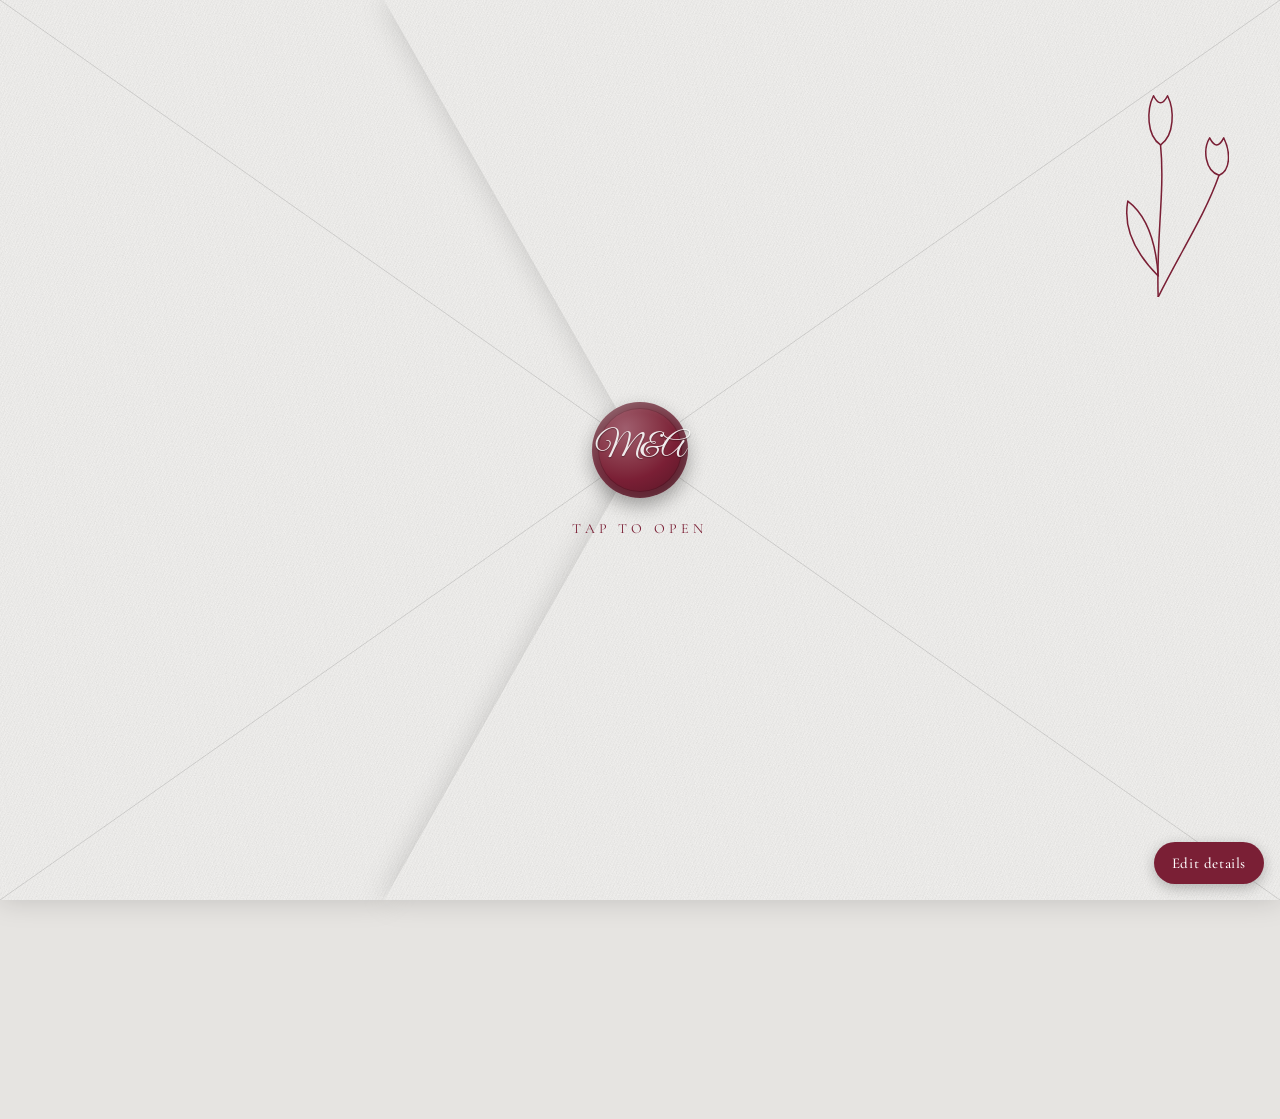
<file: index.html>
<!DOCTYPE html>
<html lang="en">
<head>
  <meta charset="UTF-8">
  <meta name="viewport" content="width=device-width, initial-scale=1">
  <title>Engagement Invitation</title>
  <link rel="preconnect" href="https://fonts.googleapis.com">
  <link rel="preconnect" href="https://fonts.gstatic.com" crossorigin>
  <link href="https://fonts.googleapis.com/css2?family=Great+Vibes&family=Cormorant+Garamond:wght@400;500&family=Aref+Ruqaa:wght@400;700&family=Amiri:wght@400;700&display=swap" rel="stylesheet">
  <link rel="stylesheet" href="style.css">
</head>
<body class="locked">

  <!-- ENVELOPE INTRO -->
  <div class="envelope" id="envelope" aria-label="Invitation envelope">
    <div class="flap flap-l">
      <div class="paper">
        <svg class="folds" viewBox="0 0 100 100" preserveAspectRatio="none" aria-hidden="true">
          <path d="M0 0 L50 50 L0 100" />
        </svg>
      </div>
    </div>
    <div class="flap flap-r">
      <div class="paper">
        <svg class="folds" viewBox="0 0 100 100" preserveAspectRatio="none" aria-hidden="true">
          <path d="M100 0 L50 50 L100 100" />
        </svg>
        <svg class="sprig" viewBox="0 0 120 200" aria-hidden="true">
          <path pathLength="1" d="M60 200 C58 150 66 110 62 70" />
          <path pathLength="1" d="M62 70 C50 62 50 40 56 28 C60 36 64 36 68 28 C74 40 74 62 62 70 Z" />
          <path pathLength="1" d="M60 200 C80 160 100 130 112 96" />
          <path pathLength="1" d="M112 96 C100 92 98 74 104 64 C108 72 112 72 116 64 C122 76 122 92 112 96 Z" />
          <path pathLength="1" d="M60 182 C40 162 30 140 34 118 C50 130 58 152 60 182" />
        </svg>
      </div>
    </div>

    <div class="seal-wrap" id="sealWrap">
      <p class="to script" id="envTo" hidden></p>
      <button class="seal" id="sealBtn" type="button" aria-label="Open the invitation">
        <span class="seal-text script" id="sealText"></span>
      </button>
      <p class="open-hint" id="openHint"></p>
    </div>
  </div>

  <!-- INVITATION -->
  <main class="invite" id="invite">
    <p class="dear" id="dear" hidden></p>
    <h1 class="script title" id="headline"></h1>
    <p class="occasion" id="occasion"></p>

    <div class="names">
      <span class="script name" id="name1"></span>
      <span class="amp" id="amp"></span>
      <span class="script name" id="name2"></span>
    </div>

    <div class="when">
      <span class="side" id="weekday"></span>
      <span class="center">
        <span class="month" id="month"></span>
        <span class="script day" id="day"></span>
      </span>
      <span class="side" id="time"></span>
    </div>

    <p class="extra">
      <span id="weddingLine"></span>
      <span id="venue"></span>
    </p>

    <a class="map-link" id="mapLink" target="_blank" rel="noopener" hidden></a>

    <img class="photo" id="photo" alt="Two hands holding wedding rings">
  </main>

  <!-- EDITOR -->
  <button class="edit-toggle" id="editToggle" type="button">Edit details</button>

  <aside class="panel" id="panel" aria-label="Edit invitation" hidden>
    <div class="panel-head">
      <strong>Edit invitation</strong>
      <button type="button" id="closePanel" aria-label="Close">&times;</button>
    </div>
    <div class="fields" id="fields"></div>
    <div class="panel-actions">
      <button type="button" id="copyLink">Copy shareable link</button>
      <button type="button" id="replayBtn" class="ghost">Replay envelope</button>
      <button type="button" id="resetBtn" class="ghost">Reset</button>
    </div>
    <p class="hint" id="hint"></p>
  </aside>

  <script src="script.js"></script>
</body>
</html>
</file>
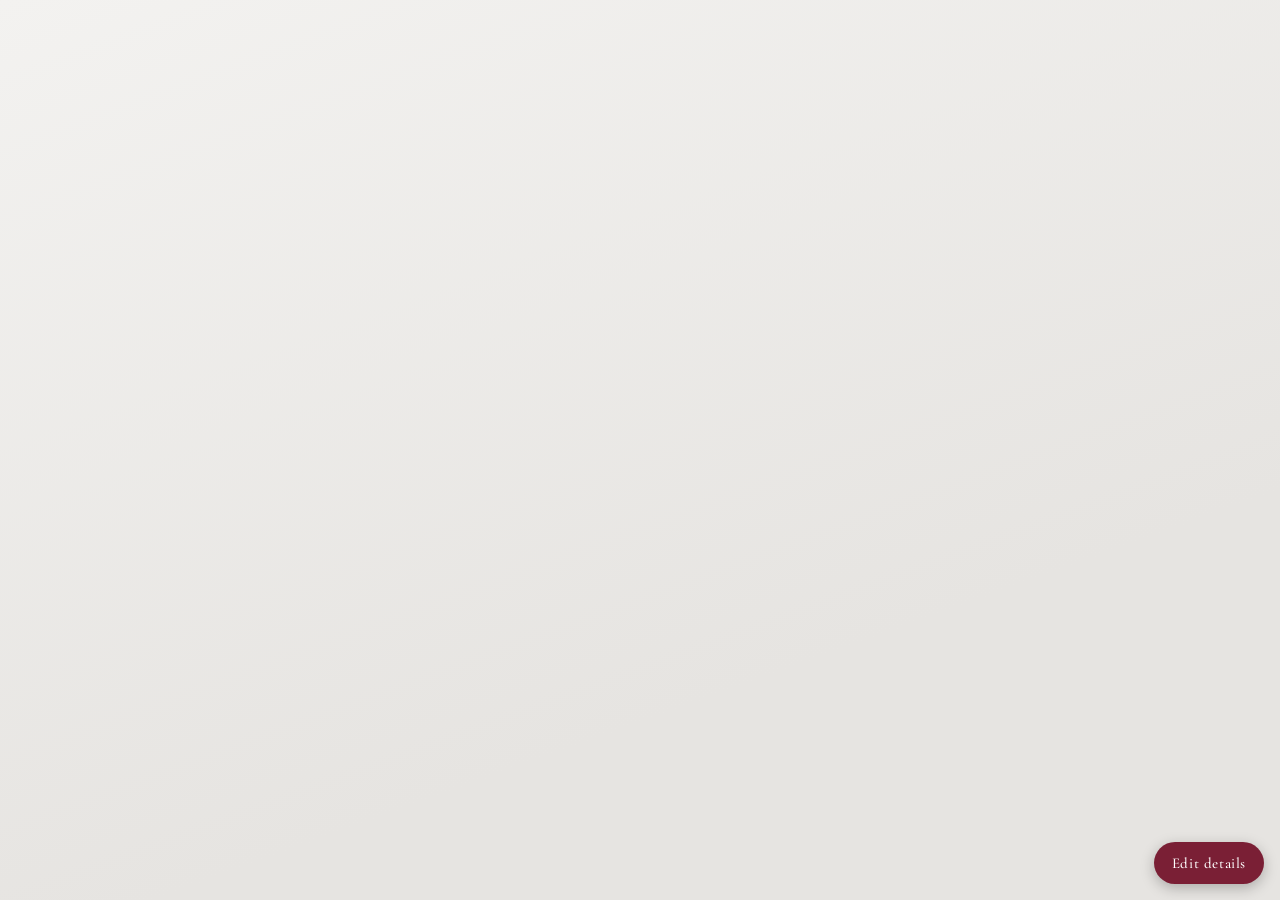
<file: index (8).html>
<!DOCTYPE html>
<html lang="en">
<head>
  <meta charset="UTF-8">
  <meta name="viewport" content="width=device-width, initial-scale=1">
  <title>Engagement Invitation</title>
  <link rel="preconnect" href="https://fonts.googleapis.com">
  <link rel="preconnect" href="https://fonts.gstatic.com" crossorigin>
  <link href="https://fonts.googleapis.com/css2?family=Great+Vibes&family=Cormorant+Garamond:wght@400;500&display=swap" rel="stylesheet">
  <link rel="stylesheet" href="style.css">
</head>
<body>

  <main class="invite" id="invite">
    <h1 class="script title" id="headline"></h1>
    <p class="occasion" id="occasion"></p>

    <div class="names">
      <span class="script name" id="name1"></span>
      <span class="amp" id="amp"></span>
      <span class="script name" id="name2"></span>
    </div>

    <div class="when">
      <span class="side" id="weekday"></span>
      <span class="center">
        <span class="month" id="month"></span>
        <span class="script day" id="day"></span>
      </span>
      <span class="side" id="time"></span>
    </div>

    <p class="extra">
      <span id="weddingLine"></span>
      <span id="venue"></span>
    </p>

    <a class="map-link" id="mapLink" target="_blank" rel="noopener" hidden></a>

    <img class="photo" id="photo" alt="Two hands holding wedding rings">
  </main>

  <button class="edit-toggle" id="editToggle" type="button">Edit details</button>

  <aside class="panel" id="panel" aria-label="Edit invitation" hidden>
    <div class="panel-head">
      <strong>Edit invitation</strong>
      <button type="button" id="closePanel" aria-label="Close">&times;</button>
    </div>
    <div class="fields" id="fields"></div>
    <div class="panel-actions">
      <button type="button" id="copyLink">Copy shareable link</button>
      <button type="button" id="resetBtn" class="ghost">Reset</button>
    </div>
    <p class="hint" id="hint"></p>
  </aside>

  <script src="script.js"></script>
</body>
</html>
</file>
<file: style.css>
:root{
  --bg:#e6e4e1;
  --bg-light:#f3f2f0;
  --ink:#7a1f35;
  --ink-soft:#a8707e;
  --env:#f4f3f1;
  --seal:#7a1f35;
  --script:"Great Vibes","Aref Ruqaa","Brush Script MT",cursive;
  --serif:"Cormorant Garamond","Amiri",Georgia,serif;
}
*{box-sizing:border-box;margin:0;padding:0}
html{background:var(--bg)}
body{
  min-height:100vh;
  display:flex;justify-content:center;
  background:linear-gradient(160deg,var(--bg-light) 0%,var(--bg) 70%);
  color:var(--ink);
  font-family:var(--serif);
}
body.locked{overflow:hidden;height:100vh}

/* ================= ENVELOPE ================= */
.envelope{position:fixed;inset:0;z-index:100;cursor:pointer}
.envelope[hidden]{display:none}

.flap{
  position:absolute;inset:0;
  filter:drop-shadow(0 0 14px rgba(0,0,0,.16));
  transition:transform 1.4s cubic-bezier(.7,0,.2,1);
  will-change:transform;
}
.paper{
  position:absolute;inset:0;
  background-color:var(--env);
  background-image:
    url("data:image/svg+xml,%3Csvg xmlns='http://www.w3.org/2000/svg' width='160' height='160'%3E%3Cfilter id='n'%3E%3CfeTurbulence type='fractalNoise' baseFrequency='.9' numOctaves='2' stitchTiles='stitch'/%3E%3CfeColorMatrix values='0 0 0 0 0 0 0 0 0 0 0 0 0 0 0 0 0 0 .07 0'/%3E%3C/filter%3E%3Crect width='100%25' height='100%25' filter='url(%23n)'/%3E%3C/svg%3E"),
    repeating-linear-gradient(115deg,rgba(0,0,0,.02) 0 1px,transparent 1px 3px);
}
.flap-l .paper{clip-path:polygon(0 0,30% 0,50% 50%,30% 100%,0 100%)}
.flap-r .paper{clip-path:polygon(30% 0,100% 0,100% 100%,30% 100%,50% 50%)}

.folds{position:absolute;inset:0;width:100%;height:100%}
.folds path{fill:none;stroke:rgba(0,0,0,.13);stroke-width:1;vector-effect:non-scaling-stroke}

.sprig{
  position:absolute;right:4%;top:7%;height:min(26vh,240px);width:auto;
}
.sprig path{
  fill:none;stroke:var(--ink);stroke-width:1.3;stroke-linecap:round;stroke-linejoin:round;
  stroke-dasharray:1;stroke-dashoffset:1;
  animation:draw 2.2s ease forwards .3s;
}
.sprig path:nth-child(2){animation-delay:.9s}
.sprig path:nth-child(3){animation-delay:.6s}
.sprig path:nth-child(4){animation-delay:1.3s}
.sprig path:nth-child(5){animation-delay:1.1s}
@keyframes draw{to{stroke-dashoffset:0}}

.seal-wrap{
  position:absolute;left:50%;top:50%;z-index:3;
  transform:translate(-50%,-50%);
  transition:opacity .7s ease,transform .7s ease,filter .7s ease;
}
.seal{
  display:grid;place-items:center;
  width:96px;height:96px;border-radius:50%;border:0;cursor:pointer;
  color:rgba(255,255,255,.9);
  background:radial-gradient(circle at 35% 28%,
    color-mix(in srgb,var(--seal),#fff 28%),
    var(--seal) 55%,
    color-mix(in srgb,var(--seal),#000 35%));
  box-shadow:
    0 8px 18px rgba(0,0,0,.32),
    inset 0 0 0 6px rgba(255,255,255,.07),
    inset 0 0 0 7px rgba(0,0,0,.18),
    inset 0 3px 8px rgba(255,255,255,.22);
  animation:pulse 2.8s ease-in-out infinite;
}
.seal:focus-visible{outline:3px solid var(--ink);outline-offset:6px}
.seal-text{font-size:34px;text-shadow:0 1px 1px rgba(0,0,0,.35);padding-bottom:4px}
@keyframes pulse{0%,100%{transform:scale(1)}50%{transform:scale(1.06)}}

.to{
  position:absolute;bottom:calc(100% + 26px);left:50%;transform:translateX(-50%);
  white-space:nowrap;font-size:34px;color:var(--ink);
}
.to[hidden]{display:none}
.open-hint{
  position:absolute;top:calc(100% + 22px);left:50%;transform:translateX(-50%);
  white-space:nowrap;font-size:14px;letter-spacing:.3em;text-transform:uppercase;color:var(--ink);
  animation:blink 2.8s ease-in-out infinite;
}
@keyframes blink{0%,100%{opacity:.45}50%{opacity:1}}

/* opening sequence: seal melts, then both halves slide apart */
.envelope.opening .seal-wrap{opacity:0;transform:translate(-50%,-50%) scale(.8);filter:blur(4px)}
.envelope.opening .seal,.envelope.opening .open-hint{animation:none}
.envelope.open .flap-l{transform:translateX(-104%)}
.envelope.open .flap-r{transform:translateX(104%)}
.envelope.open{pointer-events:none}

/* ================= INVITATION ================= */
.invite{
  width:100%;max-width:460px;
  display:flex;flex-direction:column;align-items:center;
  text-align:center;
  padding:56px 24px 0;
}
.script{font-family:var(--script);font-weight:400;line-height:1.1}
.dear{font-size:clamp(17px,4.6vw,21px);letter-spacing:.06em;margin-bottom:18px}
.dear[hidden]{display:none}
.title{font-size:clamp(56px,16vw,76px);margin-bottom:34px}
.occasion{
  font-size:clamp(13px,3.6vw,16px);
  letter-spacing:.32em;text-transform:uppercase;
  margin-bottom:44px;
}
.names{display:flex;flex-direction:column;align-items:center;margin-bottom:46px}
.name{font-size:clamp(60px,18vw,84px)}
.amp{font-size:38px;color:var(--ink-soft);margin:-2px 0 -4px;font-style:italic}

.when{
  display:grid;grid-template-columns:1fr auto 1fr;align-items:center;
  width:100%;gap:18px;margin-bottom:38px;
}
.side{
  font-size:clamp(14px,3.8vw,17px);letter-spacing:.14em;text-transform:uppercase;
  border-top:1px solid var(--ink);border-bottom:1px solid var(--ink);
  padding:14px 0;
}
.center{display:flex;flex-direction:column;align-items:center}
.month{font-size:clamp(14px,3.8vw,17px);letter-spacing:.2em;text-transform:uppercase}
.day{font-size:clamp(52px,15vw,66px);margin-top:2px}

.extra{display:flex;flex-direction:column;gap:6px;font-size:clamp(17px,4.6vw,21px);letter-spacing:.04em}
.map-link{
  margin-top:18px;color:var(--ink);font-size:15px;letter-spacing:.08em;
  text-decoration:none;border-bottom:1px solid var(--ink-soft);padding-bottom:2px;
}
.map-link:hover,.map-link:focus-visible{border-color:var(--ink)}

/* photo fades into the page on all sides, so no visible box on desktop */
.photo{
  width:calc(100% + 48px);max-width:none;margin-top:34px;display:block;
  -webkit-mask-image:linear-gradient(to bottom,transparent 0,#000 16%),
                     linear-gradient(to right,transparent 0,#000 14%,#000 86%,transparent 100%);
  -webkit-mask-composite:source-in;
          mask-image:linear-gradient(to bottom,transparent 0,#000 16%),
                     linear-gradient(to right,transparent 0,#000 14%,#000 86%,transparent 100%);
          mask-composite:intersect;
}
.photo[hidden]{display:none}

/* Arabic text: no letter-spacing (it breaks joined letters) */
.rtl-text .occasion,.rtl-text .side,.rtl-text .month,.rtl-text .open-hint,
.rtl-text .extra,.rtl-text .dear{letter-spacing:0}
.rtl-text .script{line-height:1.5}

/* content stays hidden until the envelope opens, then rises in one by one */
body:not(.revealed) .invite>*{opacity:0}
@media (prefers-reduced-motion:no-preference){
  body.revealed .invite>*{animation:rise 1s ease both}
  body.revealed .invite>*:nth-child(2){animation-delay:.15s}
  body.revealed .invite>*:nth-child(3){animation-delay:.3s}
  body.revealed .invite>*:nth-child(4){animation-delay:.45s}
  body.revealed .invite>*:nth-child(5){animation-delay:.6s}
  body.revealed .invite>*:nth-child(6){animation-delay:.75s}
  body.revealed .invite>*:nth-child(n+7){animation-delay:.9s}
  @keyframes rise{from{opacity:0;transform:translateY(14px)}to{opacity:1;transform:none}}
}
@media (prefers-reduced-motion:reduce){
  .flap{transition-duration:.01s}
  .sprig path{animation:none;stroke-dashoffset:0}
  .seal,.open-hint{animation:none}
}

/* ================= EDITOR ================= */
.edit-toggle{
  position:fixed;right:16px;bottom:16px;z-index:200;
  background:var(--ink);color:#fff;border:0;border-radius:999px;
  padding:12px 18px;font:500 15px var(--serif);letter-spacing:.04em;cursor:pointer;
  box-shadow:0 4px 14px rgba(0,0,0,.25);
}
.edit-toggle[hidden]{display:none}
.panel{
  position:fixed;top:0;right:0;bottom:0;z-index:210;
  width:min(360px,100%);background:#fff;color:#2b2b2b;
  box-shadow:-8px 0 30px rgba(0,0,0,.18);
  display:flex;flex-direction:column;font-family:system-ui,sans-serif;
}
.panel[hidden]{display:none}
.panel-head{display:flex;justify-content:space-between;align-items:center;padding:16px 18px;border-bottom:1px solid #eee}
.panel-head button{background:none;border:0;font-size:26px;cursor:pointer;line-height:1}
.fields{flex:1;overflow:auto;padding:14px 18px;display:grid;gap:12px;align-content:start}
.fields label{display:grid;gap:4px;font-size:12px;color:#666}
.fields input,.fields select{
  font:15px system-ui,sans-serif;padding:9px 10px;border:1px solid #ccc;border-radius:6px;color:#222;background:#fff;
}
.fields input[type=color]{padding:2px;height:38px}
.fields input:focus,.fields select:focus{outline:2px solid var(--ink);outline-offset:1px;border-color:transparent}
.panel-actions{display:flex;flex-wrap:wrap;gap:10px;padding:14px 18px;border-top:1px solid #eee}
.panel-actions button{
  flex:1 1 100%;padding:11px;border-radius:6px;border:0;background:var(--ink);color:#fff;
  font:500 14px system-ui,sans-serif;cursor:pointer;
}
.panel-actions .ghost{background:#eee;color:#333;flex:1 1 0}
.hint{padding:0 18px 14px;font:12px system-ui,sans-serif;color:#777;min-height:1.4em;word-break:break-all}
@media print{.edit-toggle,.panel,.envelope{display:none!important}}
</file>
